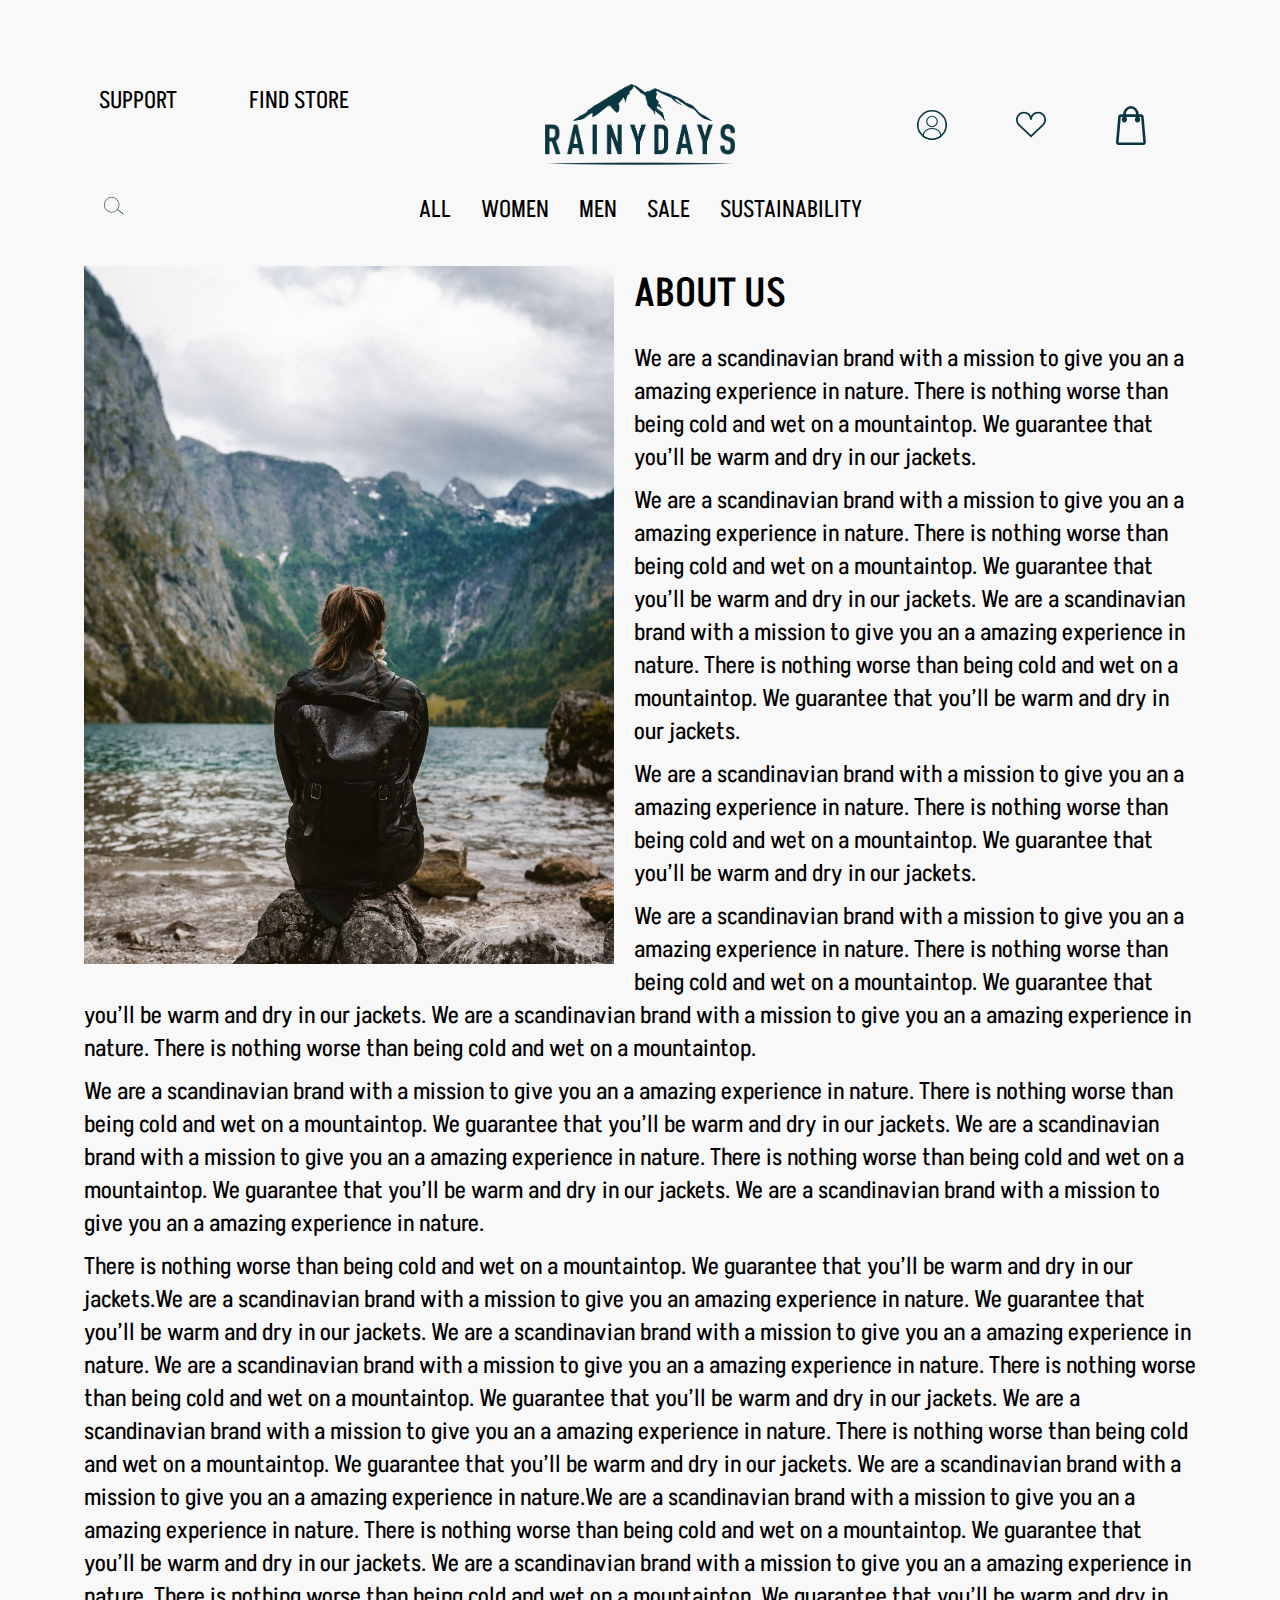
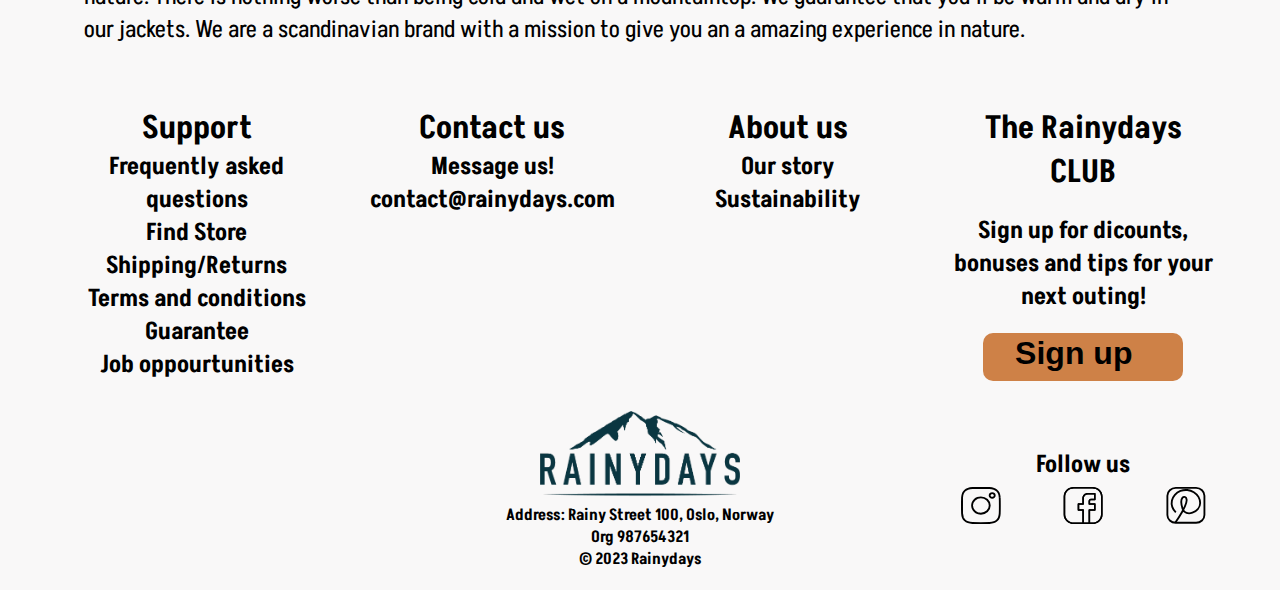
<file: about.html>
<!DOCTYPE html>
<html lang="en-US">
  <head>
    <meta name="author!" content="Lill-Kristine Konst" />
    <meta charset="utf-8" />
    <title>Rainydays | About us</title>
    <meta
      name="description"
      content=" Rainydays | Read about our journey to provinding good quality, sustainable jackets."
    />
    <meta name="viewport" content="width=device-width, initial-scale=1" />
    <link rel="stylesheet" href="css/stylesheet-all.css" />
    <link rel="stylesheet" href="css/about-styles.css" />
    <link
      rel="stylesheet"
      href="https://cdnjs.cloudflare.com/ajax/libs/font-awesome/6.4.0/css/all.min.css"
      integrity="sha512-iecdLmaskl7CVkqkXNQ/ZH/XLlvWZOJyj7Yy7tcenmpD1ypASozpmT/E0iPtmFIB46ZmdtAc9eNBvH0H/ZpiBw=="
      crossorigin="anonymous"
      referrerpolicy="no-referrer"
    />
  </head>
  <body>
    <header>
      <div class="mobile-grid2 logo">
        <a class="logo-img" href="index.html">
          <img src="../images/rainydays-logo-cut-slogan.png" alt="logo" />
        </a>
      </div>

      <a href="#"
        ><img
          class="svg searchbar mobile-grid3 bottom-left"
          src="images/Searchbar.svg"
          alt="SEARCHBAR"
        />
      </a>

      <div class="icons-flex-direction top-right-nav top-right-nav-f">
        <a href="#"
          ><img
            class="svg mobile-grid4"
            src="images/Profile.svg"
            alt="Profile ICON"
          />
        </a>
        <a href="#"
          ><img
            class="svg mobile-grid5"
            src="images/heart_svgrepo.com.svg"
            alt="Favourites ICON"
        /></a>
        <a href="shoppingbag.html"
          ><img
            class="svg mobile-grid6"
            src="images/Shopping-bag.svg"
            alt="Shoppingbag ICON"
        /></a>
      </div>

      <label aria-label="hamburger" class="mobile-grid1" for="hamburger-menu"
        ><i class="fa-solid fa-bars"></i
      ></label>
      <input type="checkbox" id="hamburger-menu" />

      <nav class="main-nav menu">
        <ul class="text-link-menu">
          <li><a href="productlist-all.html">ALL</a></li>
          <li><a href="productlist-all.html">WOMEN</a></li>
          <li><a href="productlist-all.html">MEN</a></li>
          <li><a href="productlist-all.html">SALE</a></li>
          <li><a href="#">SUSTAINABILITY</a></li>
          <li>
            <a class="mob-display" href="contact-form.html"
              >SUPPORT / CONTACT US</a
            >
          </li>
          <li><a class="mob-display" href="about.html">ABOUT US</a></li>
        </ul>
      </nav>

      <ul class="top-left-nav top-left-nav-f menu mobile-display">
        <li><a href="#support">Support</a></li>
        <li><a href="#">Find Store</a></li>
      </ul>
    </header>
    <main>
      <section class="positioned-container-ab1">
        <img
          class="about-pic"
          src="images/karsten-winegeart-I0DbeQE-v5E-unsplash.jpg"
          alt="woman looking out on the water"
        />

        <div class="a-d-text">
          <h1 class="a-h1">ABOUT US</h1>
          <p class="a-text">
            We are a scandinavian brand with a mission to give you an a amazing
            experience in nature. There is nothing worse than being cold and wet
            on a mountaintop. We guarantee that you’ll be warm and dry in our
            jackets.
          </p>

          <p class="a-text">
            We are a scandinavian brand with a mission to give you an a amazing
            experience in nature. There is nothing worse than being cold and wet
            on a mountaintop. We guarantee that you’ll be warm and dry in our
            jackets. We are a scandinavian brand with a mission to give you an a
            amazing experience in nature. There is nothing worse than being cold
            and wet on a mountaintop. We guarantee that you’ll be warm and dry
            in our jackets.
          </p>

          <p class="a-text">
            We are a scandinavian brand with a mission to give you an a amazing
            experience in nature. There is nothing worse than being cold and wet
            on a mountaintop. We guarantee that you’ll be warm and dry in our
            jackets.
          </p>

          <p class="a-text">
            We are a scandinavian brand with a mission to give you an a amazing
            experience in nature. There is nothing worse than being cold and wet
            on a mountaintop. We guarantee that you’ll be warm and dry in our
            jackets. We are a scandinavian brand with a mission to give you an a
            amazing experience in nature. There is nothing worse than being cold
            and wet on a mountaintop.
          </p>

          <p class="a-text">
            We are a scandinavian brand with a mission to give you an a amazing
            experience in nature. There is nothing worse than being cold and wet
            on a mountaintop. We guarantee that you’ll be warm and dry in our
            jackets. We are a scandinavian brand with a mission to give you an a
            amazing experience in nature. There is nothing worse than being cold
            and wet on a mountaintop. We guarantee that you’ll be warm and dry
            in our jackets. We are a scandinavian brand with a mission to give
            you an a amazing experience in nature.
          </p>
          <p class="a-text">
            There is nothing worse than being cold and wet on a mountaintop. We
            guarantee that you’ll be warm and dry in our jackets.We are a
            scandinavian brand with a mission to give you an amazing experience
            in nature. We guarantee that you’ll be warm and dry in our jackets.
            We are a scandinavian brand with a mission to give you an a amazing
            experience in nature. We are a scandinavian brand with a mission to
            give you an a amazing experience in nature. There is nothing worse
            than being cold and wet on a mountaintop. We guarantee that you’ll
            be warm and dry in our jackets. We are a scandinavian brand with a
            mission to give you an a amazing experience in nature. There is
            nothing worse than being cold and wet on a mountaintop. We guarantee
            that you’ll be warm and dry in our jackets. We are a scandinavian
            brand with a mission to give you an a amazing experience in
            nature.We are a scandinavian brand with a mission to give you an a
            amazing experience in nature. There is nothing worse than being cold
            and wet on a mountaintop. We guarantee that you’ll be warm and dry
            in our jackets. We are a scandinavian brand with a mission to give
            you an a amazing experience in nature. There is nothing worse than
            being cold and wet on a mountaintop. We guarantee that you’ll be
            warm and dry in our jackets. We are a scandinavian brand with a
            mission to give you an a amazing experience in nature.
          </p>
        </div>
      </section>
    </main>
    <footer>
      <section class="f-g-1 mobile-display">
        <div id="support" class="">
          <h2>Support</h2>
          <p>Frequently asked questions</p>
          <p>Find Store</p>
          <p>Shipping/Returns</p>
          <p>Terms and conditions</p>
          <p>Guarantee</p>
          <p>Job oppourtunities</p>
        </div>
      </section>

      <section class="f-g-2 mobile-display">
        <h3 class="footer-text1">Contact us</h3>
        <a class="footer-text2" href="contact-form.html">Message us!</a>
        <a class="footer-text2">contact@rainydays.com</a>
      </section>

      <section class="f-g-3 mobile-display">
        <h3>About us</h3>
        <a class="footer-text2" href="/about.html">Our story</a>
        <p>Sustainability</p>
      </section>

      <section class="f-g-4">
        <h3 class="mobile-font-h3">The Rainydays CLUB</h3>
        <p class="mobile-font">
          Sign up for dicounts, bonuses and tips for your next outing!
        </p>
        <button type="button" class="cta-button cta-button-small">
          Sign up
        </button>
      </section>

      <div class="f-g-6 mobile-display">
        <p>Follow us</p>
        <div class="icon-pos">
          <img
            class="icons icons-1"
            src="images/Instagram.svg"
            alt="Instagram logo"
          />
          <img
            class="icons icons-1"
            src="images/Facebook.svg"
            alt="Facebook logo"
          />
          <img
            class="icons icons-1"
            src="images/Pintrest-logo.svg"
            alt="Pintrest logo"
          />
        </div>
      </div>

      <div class="f-g-5">
        <a href="#header">
          <img
            src="images/rainydays-logo-cut-slogan.png"
            alt="Rainydays LOGO"
            class="bottom-logo"
        /></a>
        <p class="footer-text">Address: Rainy Street 100, Oslo, Norway</p>
        <p class="footer-text">Org 987654321</p>
        <p class="footer-text">&copy; 2023 Rainydays</p>
      </div>
    </footer>
  </body>
</html>
</file>
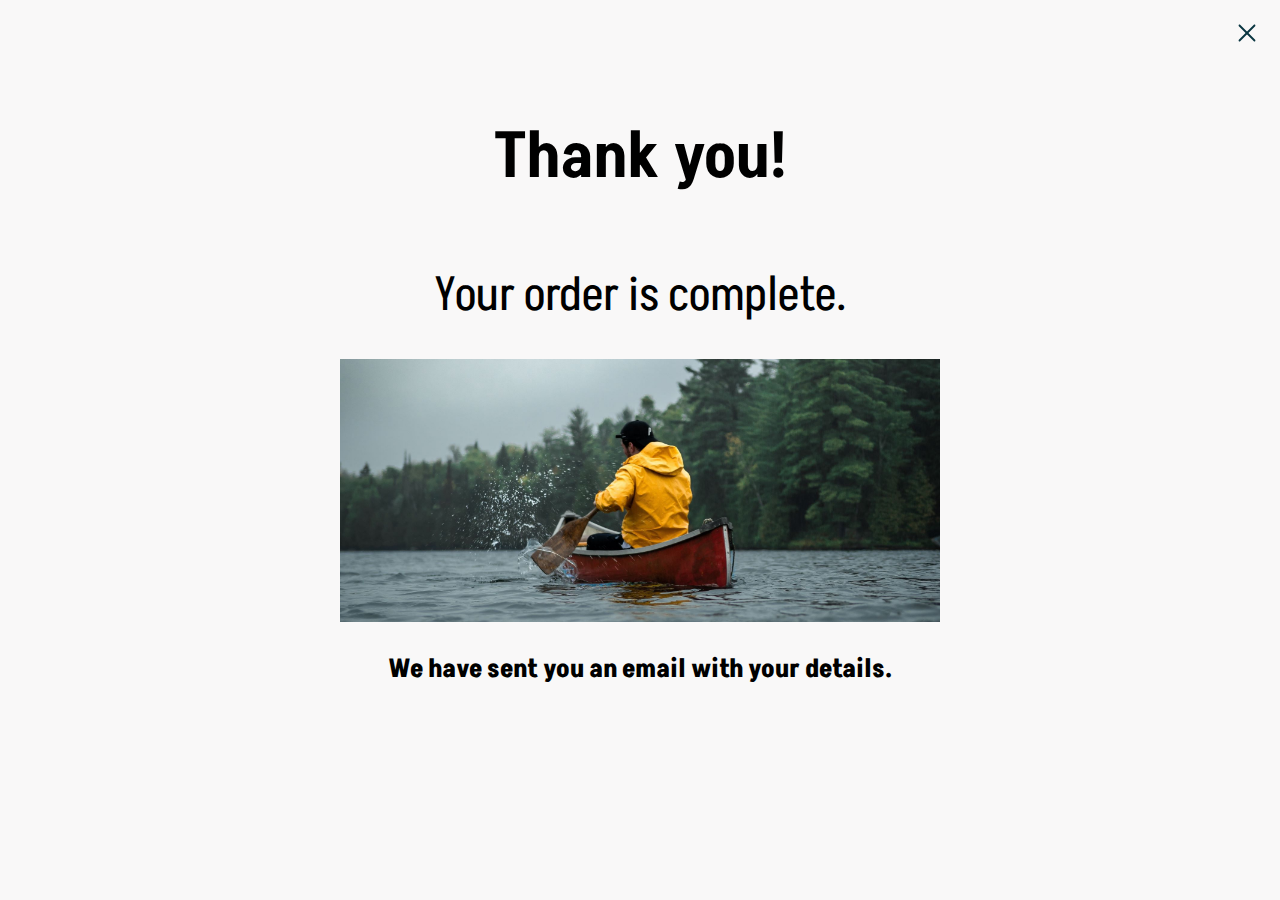
<file: checkout-successful.html>
<!DOCTYPE html>
<html lang="en-US">
  <head>
    <meta charset="UTF-8" />
    <meta http-equiv="X-UA-Compatible" content="IE=edge" />
    <meta name="viewport" content="width=device-width, initial-scale=1.0" />
    <title>Rainydays | Checkout Successfull</title>
    <meta
      name="description"
      content=" Rainydays website. Checkout succesfull."
    />
    <link href="css/shoppingbag-style.css" rel="stylesheet header and footer" />
    <link href="css/ch-succsess.css" rel="stylesheet header and footer" />
  </head>
  <body class="relative">
    <main class="flex">
      <h1>Thank you!</h1>
      <a href="index.html"
        ><img class="exit" src="images/exit-cross.svg" alt="exit button"
      /></a>
      <h2>Your order is complete.</h2>
      <img
        class="checkout-img"
        src="images/kamil-kalbarczyk-lY11p3yNVxE-unsplash.jpg"
        alt="man in kanoo"
      />
      <p>We have sent you an email with your details.</p>
    </main>
  </body>
</html>
</file>
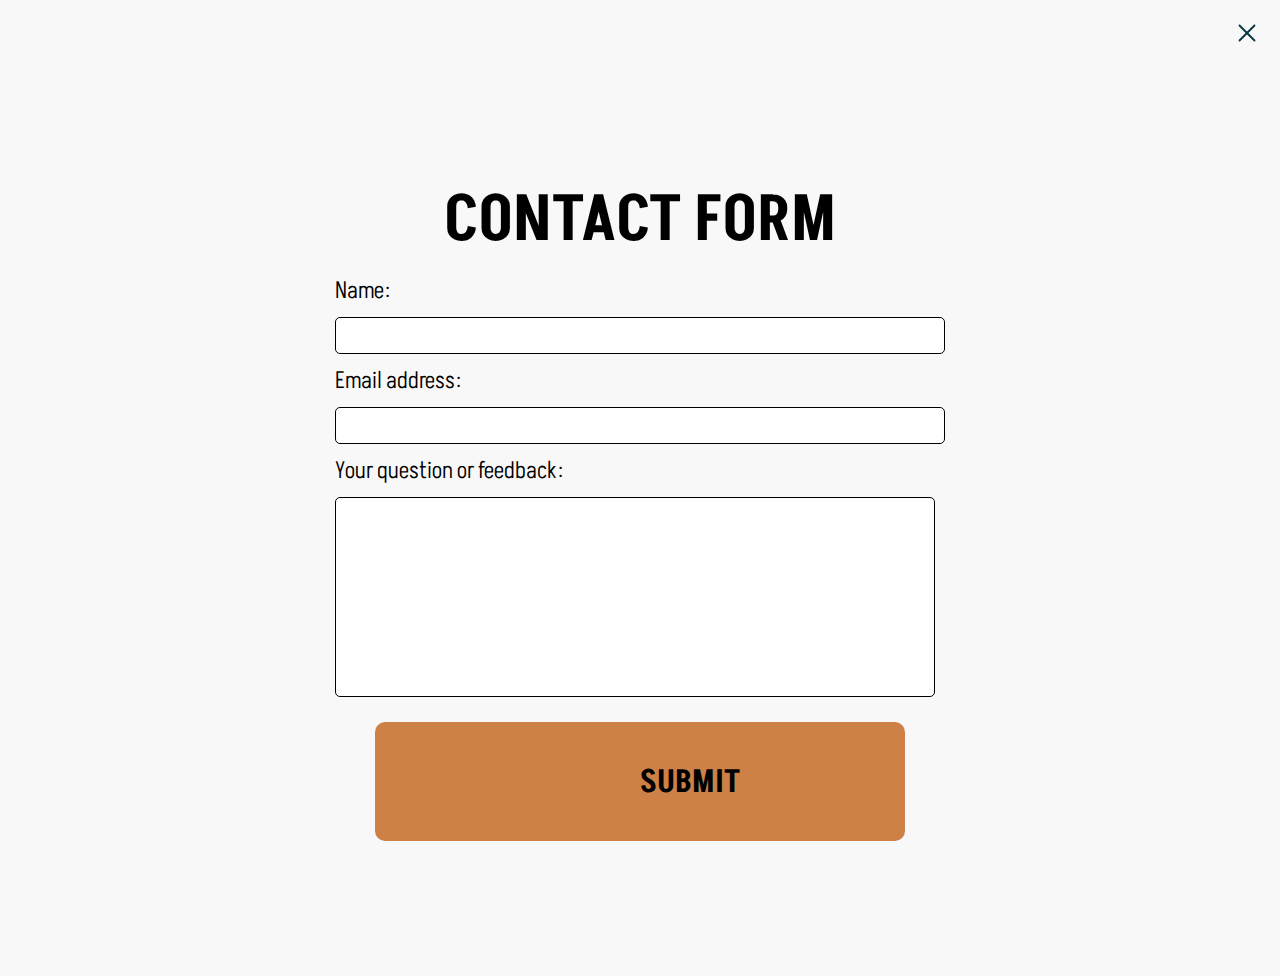
<file: contact-form.html>
<!DOCTYPE html>
<html lang="en-US">
  <head>
    <meta charset="UTF-8" />
    <meta http-equiv="X-UA-Compatible" content="IE=edge" />
    <meta name="viewport" content="width=device-width, initial-scale=1.0" />
    <title>Rainydays | Contact Us</title>
    <meta
      name="description"
      content=" Rainydays website. Contact us regarding your questions."
    />
    <link href="css/contact-form.css" rel="stylesheet" />
  </head>
  <body class="relative">
    <main class="flex">
      <h1>CONTACT FORM</h1>
      <a href="index.html"
        ><img class="exit" src="images/exit-cross.svg" alt="exit button"
      /></a>
      <form>
        <fieldset class="form-boxes">
          <legend></legend>
          <label for="name">Name:</label>
          <input type="text" name="name" id="name" class="form__input" />
          <label for="email">Email address:</label>
          <input type="email" name="email" id="email" class="form__input" />
          <section>
            <label for="message">Your question or feedback:</label>
            <input
              class="message-box form__input"
              type="text"
              name="message"
              id="message"
            />
          </section>
        </fieldset>
      </form>
      <a class="cta-button" href="contact-successful.html">SUBMIT</a>
    </main>
  </body>
</html>
</file>
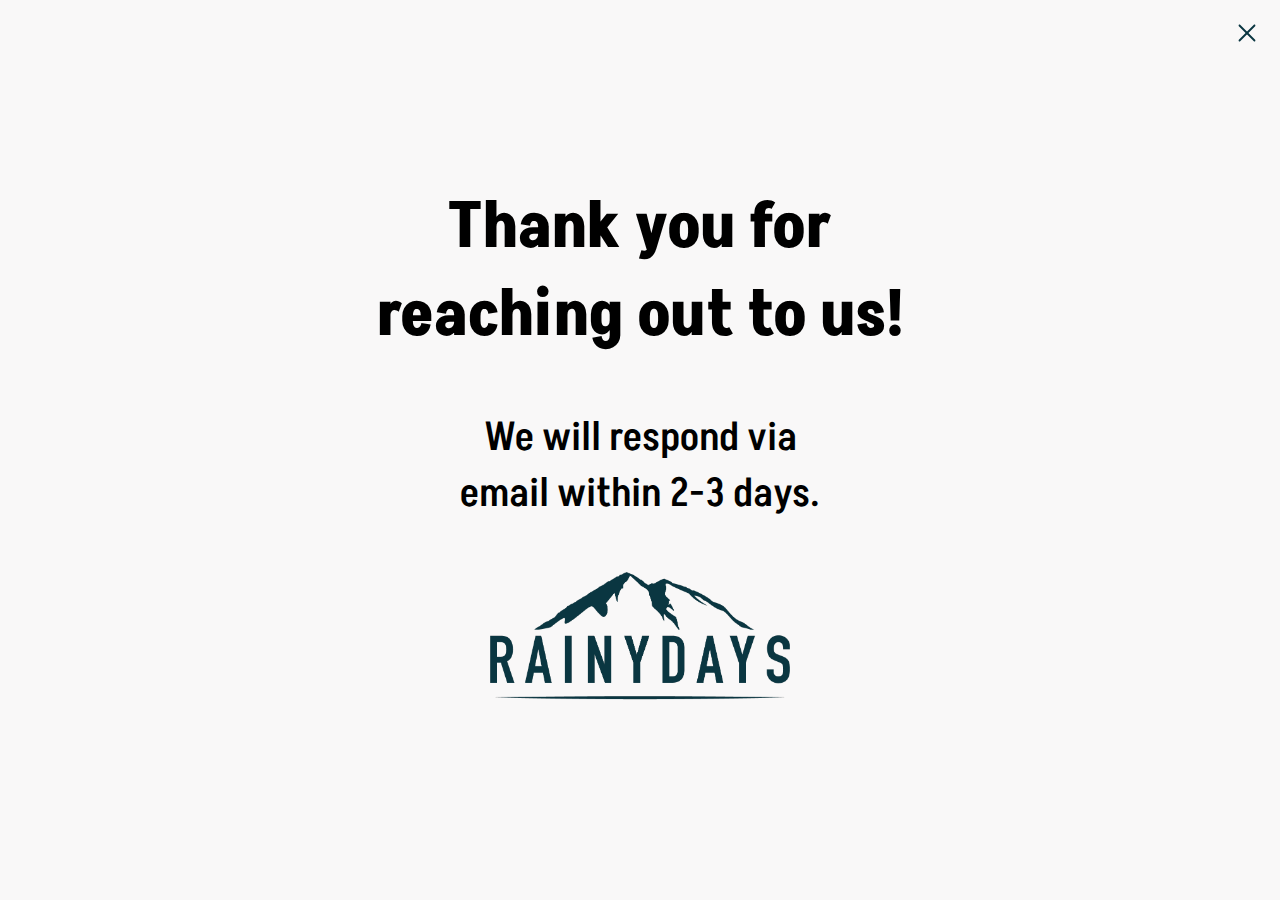
<file: contact-successful.html>
<!DOCTYPE html>
<html lang="en-US">
  <head>
    <meta charset="UTF-8" />
    <meta http-equiv="X-UA-Compatible" content="IE=edge" />
    <meta name="viewport" content="width=device-width, initial-scale=1.0" />
    <title>Rainydays | Contact Successful</title>
    <meta
      name="description"
      content=" Rainydays website. Thank you for reaching out."
    />
    <link href="css/contact-form.css" rel="stylesheet" />
  </head>
  <body class="relative">
    <main class="flex">
      <h1 class="hweight h1success h1success1">Thank you for</h1>
      <h1 class="hweight h1success1">reaching out to us!</h1>
      <a href="index.html"
        ><img class="exit" src="images/exit-cross.svg" alt="exit button"
      /></a>
      <p class="h1success h1success1 p-text">We will respond via</p>
      <p class="h1success1 p-text">email within 2-3 days.</p>
      <img
        class="logo"
        src="images/rainydays-logo-cut-slogan.png"
        alt="Rainydays Logo"
      />
    </main>
  </body>
</html>
</file>
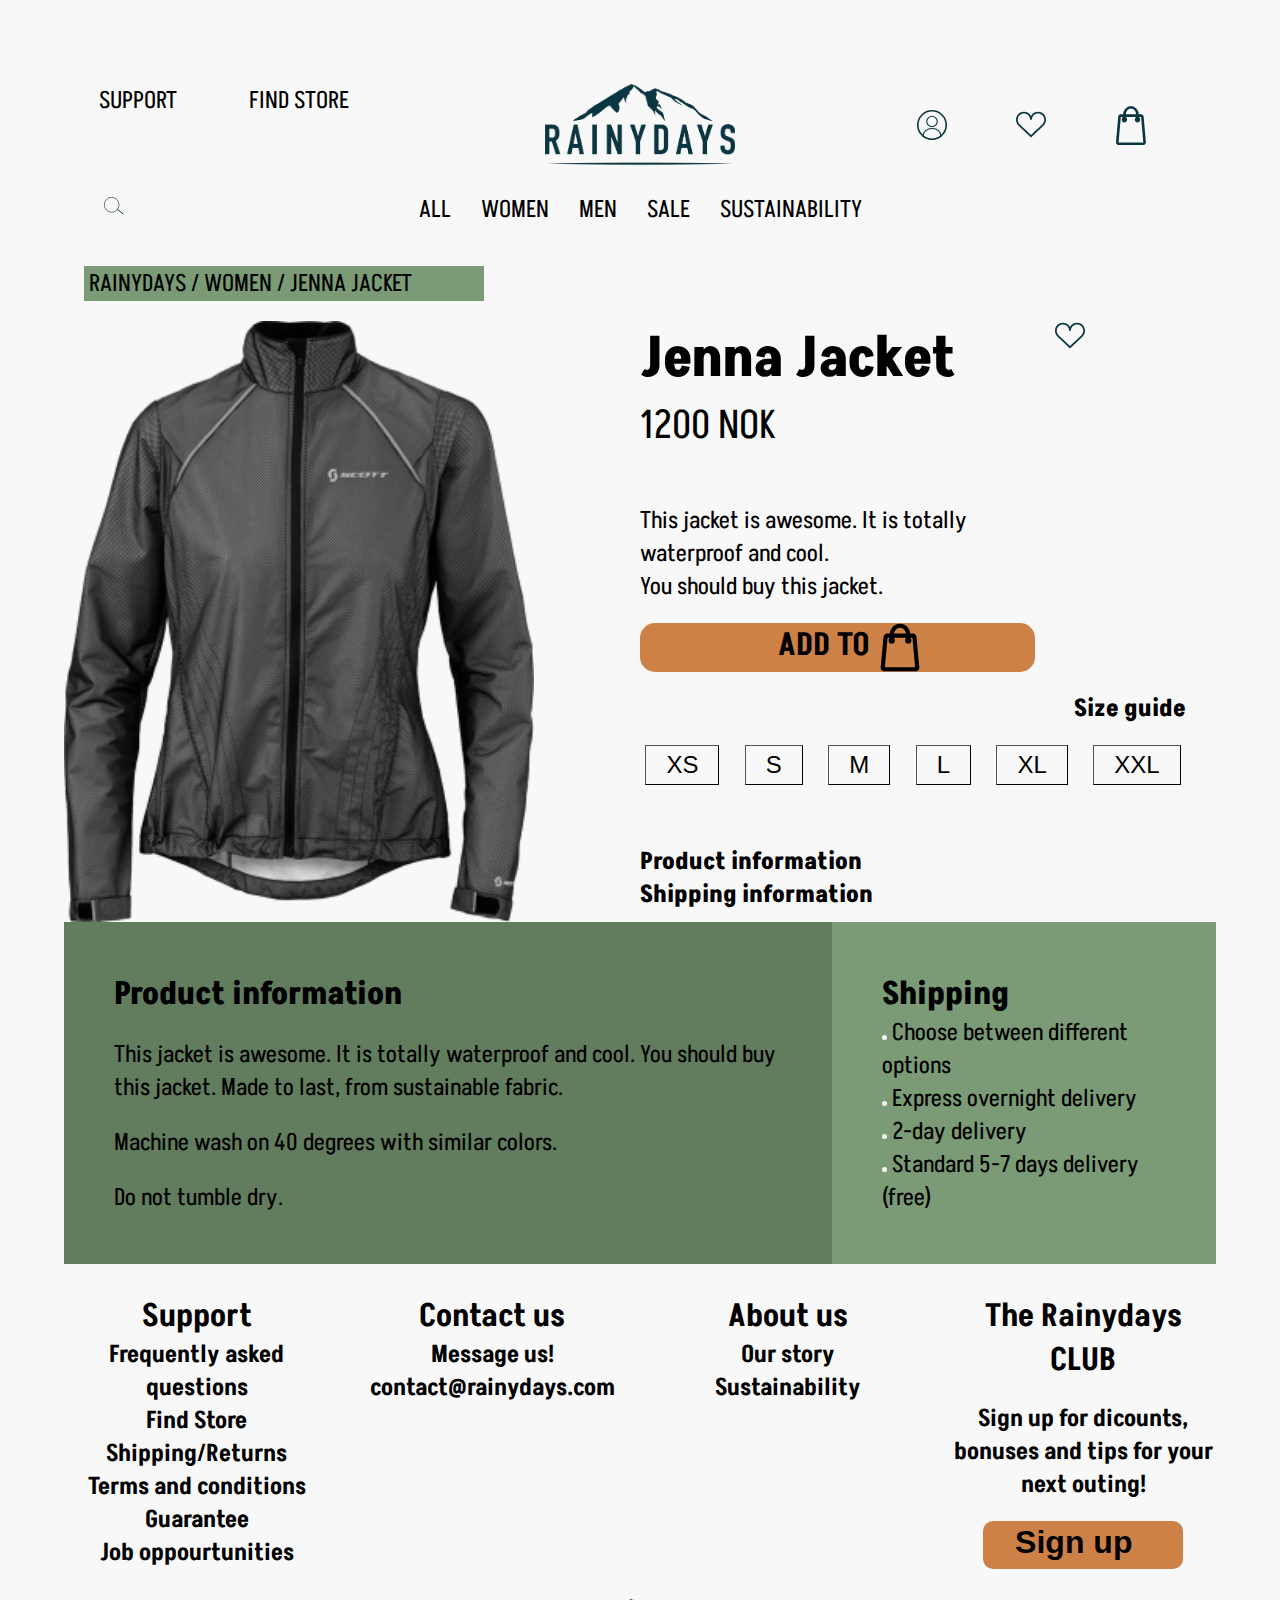
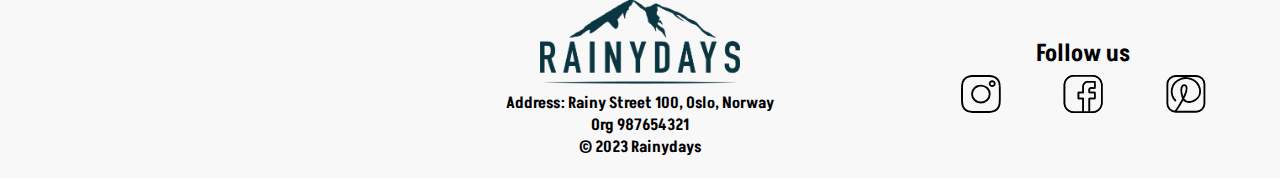
<file: products/product-jenna-jacket.html>
<!DOCTYPE html>
<html lang="en-US">
  <head>
    <meta name="author!" content="Lill-Kristine Konst" />
    <meta charset="utf-8" />
    <title>Rainydays | Jenna Jacket</title>
    <meta
      name="description"
      content=" Rainydays | This is our Jenna Jacket. This jacket is an amazing! It is totally windproof and water resistant."
    />
    <meta name="viewport" content="width=device-width, initial-scale=1" />
    <link rel="stylesheet" href="../css/stylesheet-all.css" />
    <link rel="stylesheet" href="../css/productpage-style.css" />
    <link
      rel="stylesheet"
      href="https://cdnjs.cloudflare.com/ajax/libs/font-awesome/6.4.0/css/all.min.css"
      integrity="sha512-iecdLmaskl7CVkqkXNQ/ZH/XLlvWZOJyj7Yy7tcenmpD1ypASozpmT/E0iPtmFIB46ZmdtAc9eNBvH0H/ZpiBw=="
      crossorigin="anonymous"
      referrerpolicy="no-referrer"
    />
  </head>
  <body>
    <header>
      <div class="mobile-grid2 logo">
        <a class="logo-img" href="../index.html">
          <img src="../images/rainydays-logo-cut-slogan.png" alt="logo" />
        </a>
      </div>

      <a href="#"
        ><img
          class="svg searchbar mobile-grid3 bottom-left"
          src="../images/Searchbar.svg"
          alt="SEARCHBAR"
        />
      </a>

      <div class="icons-flex-direction top-right-nav top-right-nav-f">
        <a href="#"
          ><img
            class="svg mobile-grid4"
            src="../images/Profile.svg"
            alt="Profile ICON"
          />
        </a>
        <a href="#"
          ><img
            class="svg mobile-grid5"
            src="../images/heart_svgrepo.com.svg"
            alt="Favourites ICON"
        /></a>
        <a href="../shoppingbag.html"
          ><img
            class="svg mobile-grid6"
            src="../images/Shopping-bag.svg"
            alt="Shoppingbag ICON"
        /></a>
      </div>

      <label aria-label="hamburger" class="mobile-grid1" for="hamburger-menu"
        ><i class="fa-solid fa-bars"></i
      ></label>
      <input type="checkbox" id="hamburger-menu" />

      <nav class="main-nav menu">
        <ul class="text-link-menu">
          <li><a href="../productlist-all.html">ALL</a></li>
          <li><a href="../productlist-all.html">WOMEN</a></li>
          <li><a href="../productlist-all.html">MEN</a></li>
          <li><a href="../productlist-all.html">SALE</a></li>
          <li><a href="#">SUSTAINABILITY</a></li>
          <li>
            <a class="mob-display" href="../contact-form.html"
              >SUPPORT / CONTACT US</a
            >
          </li>
          <li><a class="mob-display" href="../about.html">ABOUT US</a></li>
        </ul>
      </nav>

      <ul class="top-left-nav top-left-nav-f menu mobile-display">
        <li><a href="#support">Support</a></li>
        <li><a href="#">Find Store</a></li>
      </ul>
    </header>
    <main>
      <p class="grid-container-productpage-1 top-guide">
        RAINYDAYS / WOMEN / JENNA JACKET
      </p>

      <img
        class="grid-container-productpage-2 product-pic"
        src="../images/RainyDays_JennaJacket.png"
        alt="Image of product: Jenna Jacket"
      />

      <section class="grid-container-productpage-3">
        <section class="grid-for-product-info">
          <div class="grid-con-prod-1">
            <h1>Jenna Jacket</h1>
            <h2>1200 NOK</h2>
            <p class="product-text product-text1">
              This jacket is awesome. It is totally waterproof and cool.
            </p>
            <p class="product-text">You should buy this jacket.</p>
          </div>

          <img
            class="grid-con-prod-2 size-icon"
            src="../images/heart_svgrepo.com.svg"
            alt="Favourite Icon"
          />

          <h3 class="grid-con-prod-4 product-text">Size guide</h3>
          <div class="grid-con-prod-5 size-container">
            <button type="button" class="size-button">XS</button>
            <button type="button" class="size-button">S</button>
            <button type="button" class="size-button">M</button>
            <button type="button" class="size-button">L</button>
            <button type="button" class="size-button">XL</button>
            <button type="button" class="size-button">XXL</button>
          </div>

          <a
            class="grid-container-productpage-6 add-to-button"
            href="../shoppingbag.html"
          >
            ADD TO<img
              class="icon-cta"
              src="../images/black-shopping-bag.svg"
              alt="Shoppingbag icon"
          /></a>

          <div class="grid-container-productpage-7">
            <h4>Product information</h4>
            <h4>Shipping information</h4>
          </div>
        </section>
      </section>

      <section class="grid-container-productpage-4">
        <section class="product-information">
          <h5 class="grid4">Product information</h5>
          <p class="product-text">
            This jacket is awesome. It is totally waterproof and cool. You
            should buy this jacket. Made to last, from sustainable fabric.
          </p>
          <p class="product-text">
            Machine wash on 40 degrees with similar colors.
          </p>
          <p class="product-text">Do not tumble dry.</p>
        </section>
        <section class="shipping">
          <h6 class="grid4">Shipping</h6>

          <p class="product-text">
            <img
              class="dot-size"
              src="../images/dot-for-list.svg"
              alt="dot for list"
            />
            Choose between different options
          </p>

          <p class="product-text">
            <img
              class="dot-size"
              src="../images/dot-for-list.svg"
              alt="dot for list"
            />
            Express overnight delivery
          </p>

          <p class="product-text">
            <img
              class="dot-size"
              src="../images/dot-for-list.svg"
              alt="dot for list"
            />
            2-day delivery
          </p>

          <p class="product-text">
            <img
              class="dot-size"
              src="../images/dot-for-list.svg"
              alt="dot for list"
            />
            Standard 5-7 days delivery (free)
          </p>
        </section>
      </section>
    </main>
    <footer>
      <section class="f-g-1 mobile-display">
        <div id="support" class="">
          <h3>Support</h3>
          <p>Frequently asked questions</p>
          <p>Find Store</p>
          <p>Shipping/Returns</p>
          <p>Terms and conditions</p>
          <p>Guarantee</p>
          <p>Job oppourtunities</p>
        </div>
      </section>

      <section class="f-g-2 mobile-display">
        <h3 class="footer-text1">Contact us</h3>
        <a class="footer-text2" href="../contact-form.html">Message us!</a>
        <a class="footer-text2">contact@rainydays.com</a>
      </section>

      <section class="f-g-3 mobile-display">
        <h3>About us</h3>
        <a class="footer-text2" href="/../about.html">Our story</a>
        <p>Sustainability</p>
      </section>

      <section class="f-g-4">
        <h3 class="mobile-font-h3">The Rainydays CLUB</h3>
        <p class="mobile-font">
          Sign up for dicounts, bonuses and tips for your next outing!
        </p>
        <button type="button" class="cta-button cta-button-small">
          Sign up
        </button>
      </section>

      <div class="f-g-6 mobile-display">
        <p>Follow us</p>
        <div class="icon-pos">
          <img
            class="icons icons-1"
            src="../images/Instagram.svg"
            alt="Instagram logo"
          />
          <img
            class="icons icons-1"
            src="../images/Facebook.svg"
            alt="Facebook logo"
          />
          <img
            class="icons icons-1"
            src="../images/Pintrest-logo.svg"
            alt="Pintrest logo"
          />
        </div>
      </div>

      <div class="f-g-5">
        <a href="#header">
          <img
            src="../images/rainydays-logo-cut-slogan.png"
            alt="Rainydays LOGO"
            class="bottom-logo"
        /></a>
        <p class="footer-text">Address: Rainy Street 100, Oslo, Norway</p>
        <p class="footer-text">Org 987654321</p>
        <p class="footer-text">&copy; 2023 Rainydays</p>
      </div>
    </footer>
  </body>
</html>
</file>
<file: css/stylesheet-all.css>
* {
    box-sizing: border-box;
    margin: 0;
    padding: 0;
    width: 100%;
}

body {
    display:grid; 
    grid-template-columns: auto;
    grid-template-rows: auto 1fr auto;
}
@font-face {
    font-family: "Akshar";
    src: url("/fonts/Akshar-VariableFont_wght.ttf")
}
html body {
    background-color: #F9F8F8;
    width: 100%;
    padding: 5%;
    margin: 0;
    font-family: "Akshar";
    --color1: #F9F8F8;
    --color2: #7A9B76;
    --color3: #000000; 
}

/*----------- HEADER AND FOOTER -----------*/

header {
    min-height: 10vh;
     }
     
header {
    display: grid;
    grid-template-columns: repeat(3, 1fr);
    grid-template-rows: auto 1fr;
    grid-gap: 20px;
    background-color: var(--color1);
    padding: 20px;
   }
     
.top-left-nav {
       grid-column: 1;
       grid-row: 1;
       display:flex;
       justify-content: space-between; 
     }
    
     .top-left-nav-f {
       display: flex; 
       align-items: flex-start; 
       justify-content: flex-start;
       flex-wrap: nowrap;
   }
     
     .top-right-nav {
       grid-column: 3;
       grid-row: 1;
     }
     .top-right-nav-f{
       display: flex; 
       justify-content: flex-end;
       align-items: flex-start; 
   }
     
     .logo {
       grid-column: 2;
       grid-row: 1; 
     }
     
     .logo-img {
        margin: 0px;
        max-width: 40%;
    }
     .bottom-left {
       grid-column: 1;
       grid-row: 2;
     }
     
     .searchbar {
       display: flex; 
       justify-content: flex-start;
       align-items: flex-end;
   }
     .main-nav {
       grid-column: 2;
       grid-row: 2;  
     }

   .text-link-menu {
    display: flex;
    justify-content: center;
    align-items: center;
   }
.menu li {
    display: flex;
    flex-direction: row;
    justify-content: space-between;
    list-style: none;  
}
.menu a {
   text-decoration: none;
   color: var(--color3);
   transition: 0.15s ease-in-out;
   text-transform: uppercase; 
   font-weight: 400;
   font-size: 1.5em;
   padding-left: 15px; 
   padding-right: 15px;
}
   
.mob-display {
    display: none; 
}  
   .svg {
       width: 50px;
       padding-left: 20px;
   }

   #hamburger-menu {
    display: none; 
   }

   .mobile-grid1 {
    display: none;
   }

   
/*----------- Footer -----------*/

footer {
    display: grid;
    grid-template-columns: 1fr 1fr 1fr 1fr;
    grid-template-rows: auto auto;
    gap: 30px; 
    max-height: 50vh;    
}

.f-g-1 {
    grid-column: 1;
    grid-row: 1 ;
    padding-top: 30px; 
    display: flex;
    flex-direction: column;
    justify-content: flex-start; 
    text-align: center;
}

.f-g-2 {
    padding-top: 30px; 
    grid-column: 2;
    grid-row: 1; 
    display: flex;
    flex-direction: column;
    justify-content: flex-start; 
    text-align: center;
}

.f-g-3 {
    padding-top: 30px; 
    grid-column: 3;
    grid-row: 1; 
    display: flex;
    flex-direction: column;
    justify-content: flex-start; 
    text-align: center;
}

.f-g-4 {
    padding-top: 30px; 
    grid-column: 4;
    grid-row: 1; 
    display: flex;
    flex-direction: column;
    justify-content: space-between; 
    align-items: center;
    text-align: center;

}

.f-g-5 {
    grid-column: 2 / 4;
    grid-row: 2 / 3;
    display: flex;
    flex-direction: column;
    justify-content: flex-end; 
    text-align: center;
}

.f-g-6 {
    grid-column: 4;
    grid-row: 2; 
    display: flex;
    flex-direction: column;
    justify-content: center; 
    align-items: center;
    text-align: center;
}



.position {
    float: left;
    padding: 60px;
    text-align: center;
}


.position-bottom-logo{
    margin-left: auto;
    margin-right: auto;
    text-align: center;
    
}

.bottom-logo {
    max-width: 200px;;
}


.text {
    font-weight: bold;
    color: black;
}

.dis-block {
    display: block;
}

footer h3, footer h2, .footer-text1 {
    font-size: 2em;
    font-weight: 600;
}

footer p, .footer-text2 {
    font-size: 1.5em;
    font-weight: 600;
    text-decoration: none;
    color: #000000; 
}

.icon-pos {
    display: flex;
    flex-direction: row;
    align-items: center;
    justify-content: space-between;
}

.icons {
    display: flex;
    justify-content: center;
    align-items: center;
    max-width: 60px;
    padding-top: 2%;
    padding-bottom: 3%;
}
.icons-1 {
    padding-left: 10px;
    padding-right: 10px;
    
}

.footer-text {
        font-size: 1em;
        font-weight: 600;
    }

.about-font-foot {
    font-size: 2em;
    font-weight: 600;
}

/*----------- STYLES FOR ALL PAGES -----------*/



h1, h2, h3, h4, h5, h6 {
    font-size: 3em; 
}

p {
    font-size: 2em; 
}


/* CTA button big*/

.cta-button {
    display: flex; 
    background-color: #CE8147;
    font-size: 2em; 
    font-weight: 600;
    padding-top: 1%;
    white-space: nowrap;
    border: none;
    border-radius: 5px; 
    margin: 0px;
    height: 4rem;

}

.cta-button-medium {
    padding-left: 35%;
    border-radius: 5px; 
    height: 20vh; 

}

.cta-button-small {
    padding-left: 12%;
    border-radius: 10px; 
    margin: 0px;
    height: 3rem; 
    width: 200px;

}


.green-show-more-btn {
    background-color: #7A9B76;
    font-size: 1.5em; 
    font-weight: 600;
    white-space: nowrap;
    border: none;
    border-radius: 5px; 
    margin: 0px;
    padding: 5px 10px;
    height: 40px;
}

.top-guide {
    background-color: #7A9B76;
    color:#000000;
    padding: 1px 5px;
    max-width: 400px;
    font-size: 1.5em; 
}

a {
    text-decoration: none;
    color: #000000;
    align-self: center;
}

@media (max-width: 1000px) {
    .menu a {
        padding-left: 5px; 
        padding-right: 5px;
     }
}

@media only screen and (min-width: 800px) {
    .logo {
        display: flex;
        justify-content: center;
        align-items: center;
    }
}

@media (max-width: 800px) {


    header {

        grid-template-columns: 1fr 2fr 1fr 1fr;
        grid-template-rows: auto;
        gap: 5px; 
        
    }
    
    .mobile-grid1 {
        grid-column: 1;
        grid-row: 1;
        display: flex;
        justify-content: center;
        align-items: center;
    }
    
    .logo {
        grid-column: 2;
        grid-row: 1;
      }
    
    .mobile-grid3 {
        grid-column: 3;
        grid-row: 1;
    }
    
    .mobile-grid4 {
        grid-column: 4;
        grid-row: 1;
    }
    
    .icons-flex-direction {
        display: flex;
        flex-direction: row;
        justify-content: space-between;
        align-items: flex-end;
        flex-wrap: nowrap;
    }
    .logo-img {
        width: 200px;
    
    }
    
    .menu {
        display:none;
    }

    .main-nav {
        grid-column: 1;
        grid-row: 2;  
        background-color: #7A9B76;
        border-radius: 5px;
      }

    .text-link-menu {
        display: flex;
        flex-direction: column;
        justify-content: space-between;
        align-items: flex-start;
    }
    
    .svg {
        width: 40px;
        padding-left: 20px;
    }
    
    .searchbar {
        display: flex; 
        justify-content: center;
        align-items: flex-end;
        align-self: center;
    }
    
    .fas-fa-bars {
        font-size: 2.5em;
    }


    .mob-display {
        display: block;
    }

    
   nav {
    display: none;
  }
  
  #hamburger-menu:checked ~ nav {
    display: block;
  }
  
  #hamburger-menu {
    display: none;
  }
  
  nav li {
    display: block;
    padding: 10px;
  }

  .menu::after {
    content: "";
    position: absolute;
    bottom: 0;
    left: 0;
    width: 0%;
    height: 1px;
    background-color: var(--color1);
    transition: 0.15s ease-in-out;
  }
  
  .menu:hover:after {
    width: 100%;
  }
  .open-menu,
  .close-menu {
    position: absolute;
    color: var(--color3);
    cursor: pointer;
    font-size: 1.5rem;
    display: none;
  }
  .open-menu {
    top: 20px;
    left: 20px;
  }
    


    /*----------- Footer -----------*/

    footer {
        display: grid;
        grid-template-columns: auto;
        grid-template-rows: repeat(4, auto);
    }
   

    .f-g-4 {
        grid-column: 1;
        grid-row: 1;
        background-color: #7A9B76;
        min-height: 30vh;
        display: flex;
        justify-content: space-evenly;
        align-items: center;
    }

    .mobile-font-h3 {
        font-size: 2.5em;
    }

   
    .mobile-font {
        font-size: 1.5em;
    }

    .footer-divider {
        grid-column: 1;
        grid-row: 2;
        background-image: url(/images/RainyDays_Logo\ 6.png);
        background-size: auto;
        background-repeat: no-repeat;
        width: 100%;
        height: 20px;
    }

    .f-g-2 {
        grid-column: 1;
        grid-row: 3;
        
    }

    .f-g-5 {
        grid-column: 1;
        grid-row: 4;
    } 
    
    .mobile-display {
        display: none; 
    }
    

    /*----------- STYLES FOR ALL PAGES -----------*/
    h1, h2 {
        font-size: 2.5em; 
    }
    
    h3 {
        font-size: 2em; 
    }
    
    h4, h5, h6 {
        font-size: 1.5em; 
    }
        
    p {
        font-size: 1em; 
        font-weight: 400;
    }
    .top-guide {
        max-width: 600px;

    }

    .green-show-more-btn {
        font-size: 1em; 
        font-weight: 600;
        white-space: nowrap;
        border: none;
        border-radius: 5px; 
        margin: 0px;
        height: 40px; 
    }

    .cta-button {
        font-size: 2em; 
        font-weight: 600;
        white-space: nowrap;
        border: none;
        border-radius: 5px; 
        margin: 0px;
        height: 20vh; 
    
    }
    
    .cta-button-medium {
        padding-left: 35%;
    }
    
    
}

@media (max-width:600px) {
    .logo-img {
        width: 150px;
}

}

@media (max-width: 450px) {
    footer {
        padding: 2% 5%;
    }
    
    .mobile-font-h3 {
        font-size: 2em;
    }

    .mobile-font {
        font-size: 1.5em;
    }

    .f-g-4 {
        min-height: 80vh;
    }

    .top-guide {
        max-width: 300px;
    }

    .logo {
        margin: 0px;
        min-width: 60px;
    }
}
</file>
<file: css/about-styles.css>
/* About Page */


main {
    display: flex;
    flex-direction: row;
    justify-content: flex-start;
    align-items: flex-start;
    flex-wrap: wrap;
}

.about-pic {
    max-width: 570px;
    max-height: 853px;;
    float: left;
    padding: 20px; 

}

.a-d-text {
    
    padding: 20px;

}

.a-text {
    font-size: 1.5em;
    font-weight: 400;
    padding: 0px 0px 10px 0px;
    margin: 0%; 

}

.a-h1 {
    font-size: 2.5em;
    font-weight: 500;
    padding: 0px 0px 20px 0px;
    margin: 0%;
}
.display-block {
    display: block;
}


@media (max-width:600px) {
    main {
        display:grid;
        grid-template-columns: auto;
        grid-template-rows: auto auto 1fr;
        gap: 10px; 
    }

    .about-pic {
        grid-column: 1;
        grid-row: 1;
        max-width: 700px;
        padding: 20px;
    
    
    }
}
</file>
<file: css/shoppingbag-style.css>
* {
    box-sizing: border-box;
}

@font-face {
    font-family: "Akshar";
    src: url("/fonts/Akshar-VariableFont_wght.ttf")
}
html body {
    background-color: #F9F8F8;
    font-family: "Akshar";
}

main {
    display:grid;
    grid-template-columns: repeat(3, auto);
    grid-template-rows: repeat(4, auto);
    gap: 30px; 
    padding: 10% 20%;
}

.relative {
    position: relative;
}

.exit {
    position: absolute;
    top: 10px;
    right: 10px;
    max-width: 30px; 
}

.grid1 {
    grid-column: 1 / 4;
    grid-row: 1;
    display:flex;
    flex-direction: column;
    justify-content: center;
    align-items: center;
}

.grid2 {
    grid-column: 1 / 4;
    grid-row: 2;
}

.grid3 {
    grid-column: 3;
    grid-row: 3;
}

.grid4 {
    grid-column: 1 / 3;
    grid-row: 4;
}

.grid5 {
    grid-column: 3;
    grid-row: 4;
}

/* grid2 */

.grid-box {
    display: grid;
    grid-template-columns: repeat(3, auto); 
    grid-template-rows: auto 1fr auto 1fr;
    gap: 10px;
}

.product-pic {
    max-width: 200px; 
}

.grid-box1 {
    grid-column: 1;
    grid-row: 1 / 3; 
    display: flex;
    justify-content: center;
    align-items: center;
    
}

.grid-box2 {
    grid-column: 2 / 4;
    grid-row: 1; 
    display: flex;
    align-items: flex-end;
}

.grid-box3 {
    grid-column: 2 / 4;
    grid-row: 2; 
    display: flex;
    justify-content: space-between;
}


.grid-box4 {
    grid-column: 1;
    grid-row: 3 / 5;
    display: flex;
    justify-content: center;
    align-items: center;
}

.grid-box5 {
    grid-column: 2 / 4;
    grid-row: 3;
}

.grid-box6 {
    grid-column: 2 / 4;
    grid-row: 4;
    display: flex;
    justify-content: space-between;
}

.grid-box7 {
    grid-column: 3;
    grid-row: 4;
    display: flex;
    justify-content: space-between;
}


h4 {
    background-color: #627C5E;
    margin-bottom: 0px; 
    font-size: 2em;
}

p {
    margin: 0px; 
    font-size: 1.2em;
}

.summ-text-2 {
    background-color: #627C5E;
    font-size: 1.5em;
}

.cta-button-medium {
    background-color: #CE8147;
    font-size: 2em; 
    font-weight: 600;
    white-space: nowrap;
    border: none;
    border-radius: 5px; 
    margin: 0px;
    height: 50px; 
    padding: 0px;

}

h1 {
    font-size: 3em;
}

h2 {
    font-size: 2em;
    margin-top: 0%;
    font-weight: 400;
}


@media (max-width: 1000px) {
    main {
        padding: 5% 10%;
    }
}


@media (max-width: 800px) {
    main {
        padding: 3% 5%;
    }
    
    h1 {
        font-size: 2.5em;
    }

    h2 {
        font-size: 2em;
    }
}

@media (max-width: 600px) {
    .icons {
        max-width: 60px;
    }

    h4 {
        font-size: 1.5em; 
    }
    
}

@media (max-width:450px) {
    h1 {
        font-size: 2em;
    }
    h2 {
        font-size: 1.5em;
    }
    .product-pic {
        max-width: 100px;
    }
}
</file>
<file: css/ch-succsess.css>
* {
    box-sizing: border-box;
}

@font-face {
    font-family: "Akshar";
    src: url("/fonts/Akshar-VariableFont_wght.ttf")
}
html body {
    background-color: #F9F8F8;
    font-family: "Akshar";
}

main {
    padding: 5% 20%;
}

.relative {
    position: relative;
}

.flex {
    display: flex;
    flex-direction: column;
    justify-content: center;
    align-items: center;
}

.checkout-img {
    max-width: 600px; 
}


.exit {
    position: absolute;
    top: 10px;
    right: 10px;
    max-width: 30px; 
}

h1 {
    font-size: 4em; 
    font-weight: 600;
    margin-bottom: 0px; 
}

h2 {
    font-size: 3em; 
    font-weight: 400;
    padding: 0px; 
    margin: 0px; 
}

p {
    font-size: 1.6em; 
    font-weight: 700;
}

@media (max-width: 800px) {
    main {
    padding: 5% 10%;
    }

    h1 {
        font-size: 3em; 
        font-weight: 600;
        margin-bottom: 0px; 
    }
    
    h2 {
        font-size: 2em; 
        font-weight: 400;
        padding: 0px; 
        margin: 0px; 
    }
    
    p {
        font-size: 1em; 
        font-weight: 700;
    }

    .checkout-img {
        max-width: 600px; 
    }
}

@media (max-width: 450px) {
    .checkout-img {
        max-width: 300px; 
    }
}
}
</file>
<file: css/contact-form.css>
* {
    box-sizing: border-box;
}

@font-face {
    font-family: "Akshar";
    src: url("/fonts/Akshar-VariableFont_wght.ttf")
}
html body {
    background-color: #F9F8F8;
    font-family: "Akshar";
}

main {
    padding: 10% 20%;
}

.relative {
    position: relative;
}

.exit {
    position: absolute;
    top: 10px;
    right: 10px;
    max-width: 30px; 
}

.flex {
    display: flex;
    flex-direction: column;
    justify-content: center;
    align-items: center;
}


h1 {
    font-size: 4em; 
    font-weight: 600;
    margin-bottom: 0px; 
}

p {
    font-size: 1.6em; 
    font-weight: 700;
}

.form__input {
    display: block; 
}


.form-boxes {
    max-width: 400px;
    font-size: 1.5em; 
    font-weight: 300;
    border: none;
    background-color:#F9F8F8
}


.form-box {
    border: none;
    background-color: #F9F8F8;
}

.form-boxx {
    border-radius: 40px;
    padding: 20px 0px;
}

input, select, textarea ¤ {
    border: 1px solid #000000;
    border-radius: 5px;
    margin: 10px 10px 10px 0px;
    padding: 10px;
    width: 100%;
}

.in-line {
    padding: 20px 0px;
    display: flex;
    flex-direction: row; 
}

textarea {
    height: 150px;
}

.message-box {
    height: 200px;
    width: 600px;  

}

.cta-button {
    display: flex; 
    background-color: #CE8147;
    font-size: 2em; 
    font-weight: 600;
    padding: 5% 35%;
    border: none;
    border-radius: 10px; 
    margin: 0px;
    width: 400px;
    }


    .payment-logos {
        max-width: 80px;
    }
    


    .logo {
        padding-top: 50px;
        max-width: 300px;
    }

    

    .h1success1 {
        margin:0px;
    }
    
    .h1success {
        margin-top: 50px; 

    }

    .p-text {
        font-size: 2.5em; 
        font-weight: 500; 
    }

    .hweight {
        font-weight: 800;
    }

    a {
        text-decoration: none;
        color: #000000;
    }

    @media (max-width: 900px) {
        main {
            padding: 5% 10%;
        }

        .message-box {
            height: 200px;
            width: 300px;  
        
        }

        .cta-button {
            width: 300px;
            }

        h1 {
            font-size: 2em; 
        }

        .p-text {
            font-size: 1.5em; 
            font-weight: 500; 
        }


    }
</file>
<file: css/productpage-style.css>
main {
    display: grid;
    grid-template-columns: 1fr 1fr;
    grid-template-rows: auto auto auto 1fr;
}

.grid-container-productpage-1 {
    grid-column: 1 / 3;
    grid-row: 1;
}

.top-guide {
    background-color: #7A9B76;
    color:#000000;
    padding: 1px 5px;
    max-width: 400px; 
    margin: 20px;
}

.grid-container-productpage-2 {
    grid-column: 1 ;
    grid-row: 2;
    display:flex;
    flex-direction: column;
    justify-content: center;
    align-items: center;
    padding-right: 30px; 

}

.product-pic {
    max-width: 500px;
    
}

.grid-container-productpage-3 {
    grid-column: 2 / 3;
    grid-row: 2;
}
.grid-container-productpage-4 {
    grid-column: 1 / 3;
    grid-row: 4;
    display: grid;
    grid-template-columns: 1fr 1fr 1fr;
    grid-template-rows: 1fr;

}





/* Within the product info grid */

.grid-for-product-info {
    display: grid; 
    grid-template-columns: 3fr 1fr;
    grid-template-rows: auto 1fr auto auto auto;
    gap: 20px; 
    padding-right: 30px;  
}

.grid-con-prod-1 {
    grid-column: 1;
    grid-row:1;
}

.grid-con-prod-2 {
    grid-column: 2;
    grid-row:1;
    display: flex; 
    justify-content: flex-end;
}

.grid-con-prod-3 {
    grid-column: 1;
    grid-row:2;
    display: flex;
    justify-content: space-between;
    flex-wrap: wrap;
}

.grid-con-prod-4 {
    grid-column: 2;
    grid-row:3;
    display: flex;
    justify-content: flex-end;
    
}

.grid-con-prod-5 {
    grid-column: 1 / 3;
    grid-row:4;
}

.grid-con-prod-6 {
    grid-column: 1;
    grid-row:5;
    display: flex;
    justify-content: center;
    align-items: flex-end;
}

.grid-container-productpage-7 {
    grid-column: 1;
    grid-row: 7;
}

.size-icon {
    max-width: 30px;
}

.size-container {
    display: flex;  
    justify-content: flex-start;
    justify-content: space-evenly;
    align-items: flex-end;
    gap: 20px; 
}

.size-button {
    display: flex; 
    background-color: #F9F8F8;
    width:auto;
    font-size: 1.5em; 
    font-weight: 400;
    text-align: center;
    padding: 5px 20px; 
    border-width: 1px;
    border-color: #000000; 
    margin: 0px;
}

.icon-cta {
    max-width: 50px; 
    padding-left: 10px; 
}

.add-to-button {
    display: flex; 
    background-color: #CE8147;
    font-size: 2em; 
    font-weight: 600;
    padding-left: 35%;
    white-space: nowrap;
    border: none;
    border-radius: 15px; 
    margin: 0px;

}

.color-btns {
    display: flex; 
    width: 40px;
    height: 40px;
    border: none; 
    margin: 0px;
    font-size: 1em;
    padding-top: 15%;
}

.color-btn-1{
    background-color: #6A6A6A;
    border-radius: 100%;
    }

.color-btn-2 {
    background-color: #0A3641;
    border-radius: 100%; 
    }

.color-btn-3 {
    background-color: #CE8147;
    border-radius: 100%;
    }

h1 {
    font-size: 3.5em; 
}

h2 {
    font-size: 2.5em;
    font-weight: 400; 
    
}

.product-text1 {
    padding-top: 50px;
}
.product-text {
    font-size: 1.5em;
}


h4 {
    font-size: 1.5em;
}



/* product-page-4 GRID */

.product-information {
    grid-column: 1 / 3;
    grid-row: 1; 
    background-color:#627C5E;
    display:flex;
    flex-direction: column;
    justify-content: space-between;
    padding: 50px; 
}

.shipping {
    grid-column: 3;
    grid-row: 1;
    background-color:#7A9B76;
    display:flex;
    flex-direction: column;
    justify-content: space-between;
    padding: 50px; 
}

h5, h6 {
    font-size: 2em;
    display: flex;
}


.dot-size {
    max-width: 5px;
}

.in-line {
    display: flex;
    flex-direction: row; 
}


.slide-container-1 {
    grid-column: 1 / 3;
    grid-row: 2;
}
.slide-container-1 {
    grid-column: 1 / 3;
    grid-row: 6;
}
.slider {
    width:100%; 
    display: flex;
    overflow-x: auto;
    -webkit-overflow-scrolling: touch;
    scroll-snap-type: x mandatory;
    background-color: #F9F8F8;
}

.slide {
    max-width: 350px;
    flex-shrink: 0;
    height: 100%;
}

.slides > div {
    scroll-snap-align:start;
    scroll-behavior: smooth;
}

.product-image-slide {
    max-width: 100%; 
}
.product {
    padding: 10px 10px 10px 10px;
    }
    
.floated {
        float: left;
    }
    
.text-aligned {
        text-align: center;
        color:#000000;
    }

.style {
        font-weight: bold;
        font-size: 1.2em;
    }



@media (max-width: 1000px) {
    .size-container {
        flex-wrap: wrap;
    }    
    h1 {
        font-size: 3em; 
    }
    h2 {
        font-size: 2em;
    }
    .product-text {
        font-size: 1em;
    }
    h4 {
        font-size: 1em;
    }
}


@media (max-width: 800px) {
    main {
        grid-template-columns: auto;
        grid-template-rows: repeat(12, auto);
        gap: 10px; 
    }

    .grid-container-productpage-3 {
        grid-column: 1;
        grid-row: 3;
    }

    .grid-container-productpage-4 {
        grid-column: 1;
        grid-row: 4;
        display: grid;
        grid-template-columns: 1fr 1fr 1fr;
        grid-template-rows: 1fr;
    
    }
    .grid-container-productpage-5 {
        grid-column: 1;
        grid-row: 5;
    
    }
    .grid-container-productpage-6 {
        grid-column: 1 / 3;
        grid-row: 6;
    }

    .grid-container-productpace-7 {
        grid-column: 1;
        grid-row: 7;
    }

    .product-pic {
        max-width: 600px;
        
    }

    .size-icon {
        max-width: 30px;
        padding: 40px; 
    }
    
    h1 {
        font-size: 3.5em; 
        margin-top: 5%;
        margin-left: 5%;
    }
    
    h2 {
        font-size: 2.5em;
        font-weight: 400; 
        margin-left: 5%;
        
    }
    
    .product-text1 {
        padding-top: 50px;
        margin: 5%;
    }
    .product-text {
        font-size: 1.5em;
    }
    
    
    h4 {
        font-size: 1.5em;
    }

    .color-btns {
        display: flex; 
        width: 40px;
        height: 40px;
        border: none; 
        margin: 0px;
    }
    
    .color-btn-1{
        background-color: #6A6A6A;
        border-radius: 100%;
        }
    
    .color-btn-2 {
        background-color: #0A3641;
        border-radius: 100%; 
        }
    
    .color-btn-3 {
        background-color: #CE8147;
        border-radius: 100%;
        }

        .icon-cta {
            max-width: 50px; 
            padding-left: 10px; 
        }
        
        .cta-button {
            display: flex; 
            background-color: #CE8147;
            font-size: 2em; 
            font-weight: 600;
            padding-left: 35%;
            white-space: nowrap;
            border: none;
            border-radius: 3px; 
            margin: 0px;
            max-height: 60px;
        
        }

        .product-information {
            grid-column: 1 / 4;
            grid-row: 1; 
            display:flex;
            flex-direction: column;
            justify-content: space-between;
            padding: 20px; 
            width: 100%;
        }
        
        .shipping {
            grid-column: 1 / 4;
            grid-row: 2;
            display:flex;
            flex-direction: column;
            justify-content: space-between;
            padding: 20px; 
            width: 100%;
        }

        h6 {
            font-size: 2.5em;
            display: flex;
        }

        .grid-for-product-info {
            display: grid; 
            grid-template-columns: 3fr 1fr;
            grid-template-rows: auto 1fr auto auto auto;
            gap: 20px; 
        }

        .product-information {
            grid-column: 1 / 4;
            grid-row: 1; 
            background-color:#627C5E;
            display:flex;
            flex-direction: column;
            justify-content: space-between;
            padding: 50px; 
        }
        
        .shipping {
            grid-column: 1 / 4;
            grid-row: 2;
            background-color:#7A9B76;
            display:flex;
            flex-direction: column;
            justify-content: space-between;
            padding: 50px; 
        }

}
</file>
